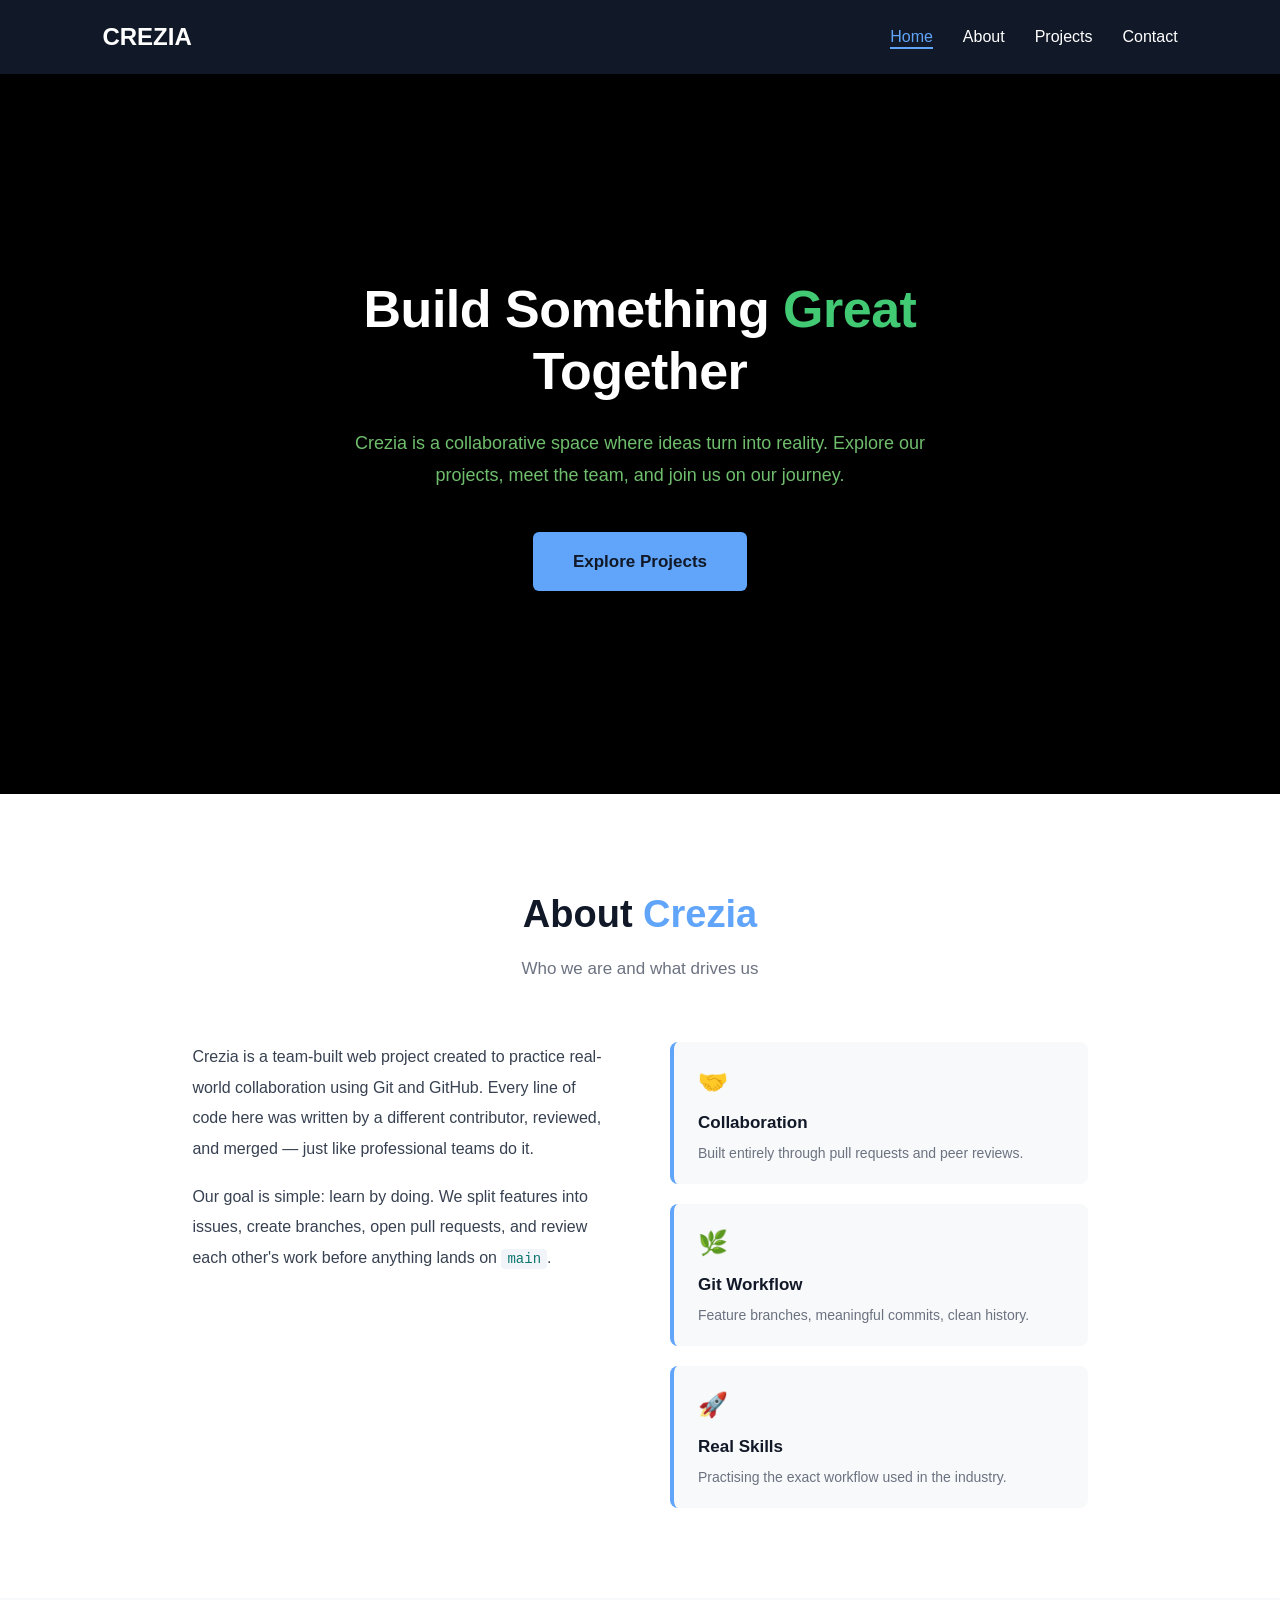
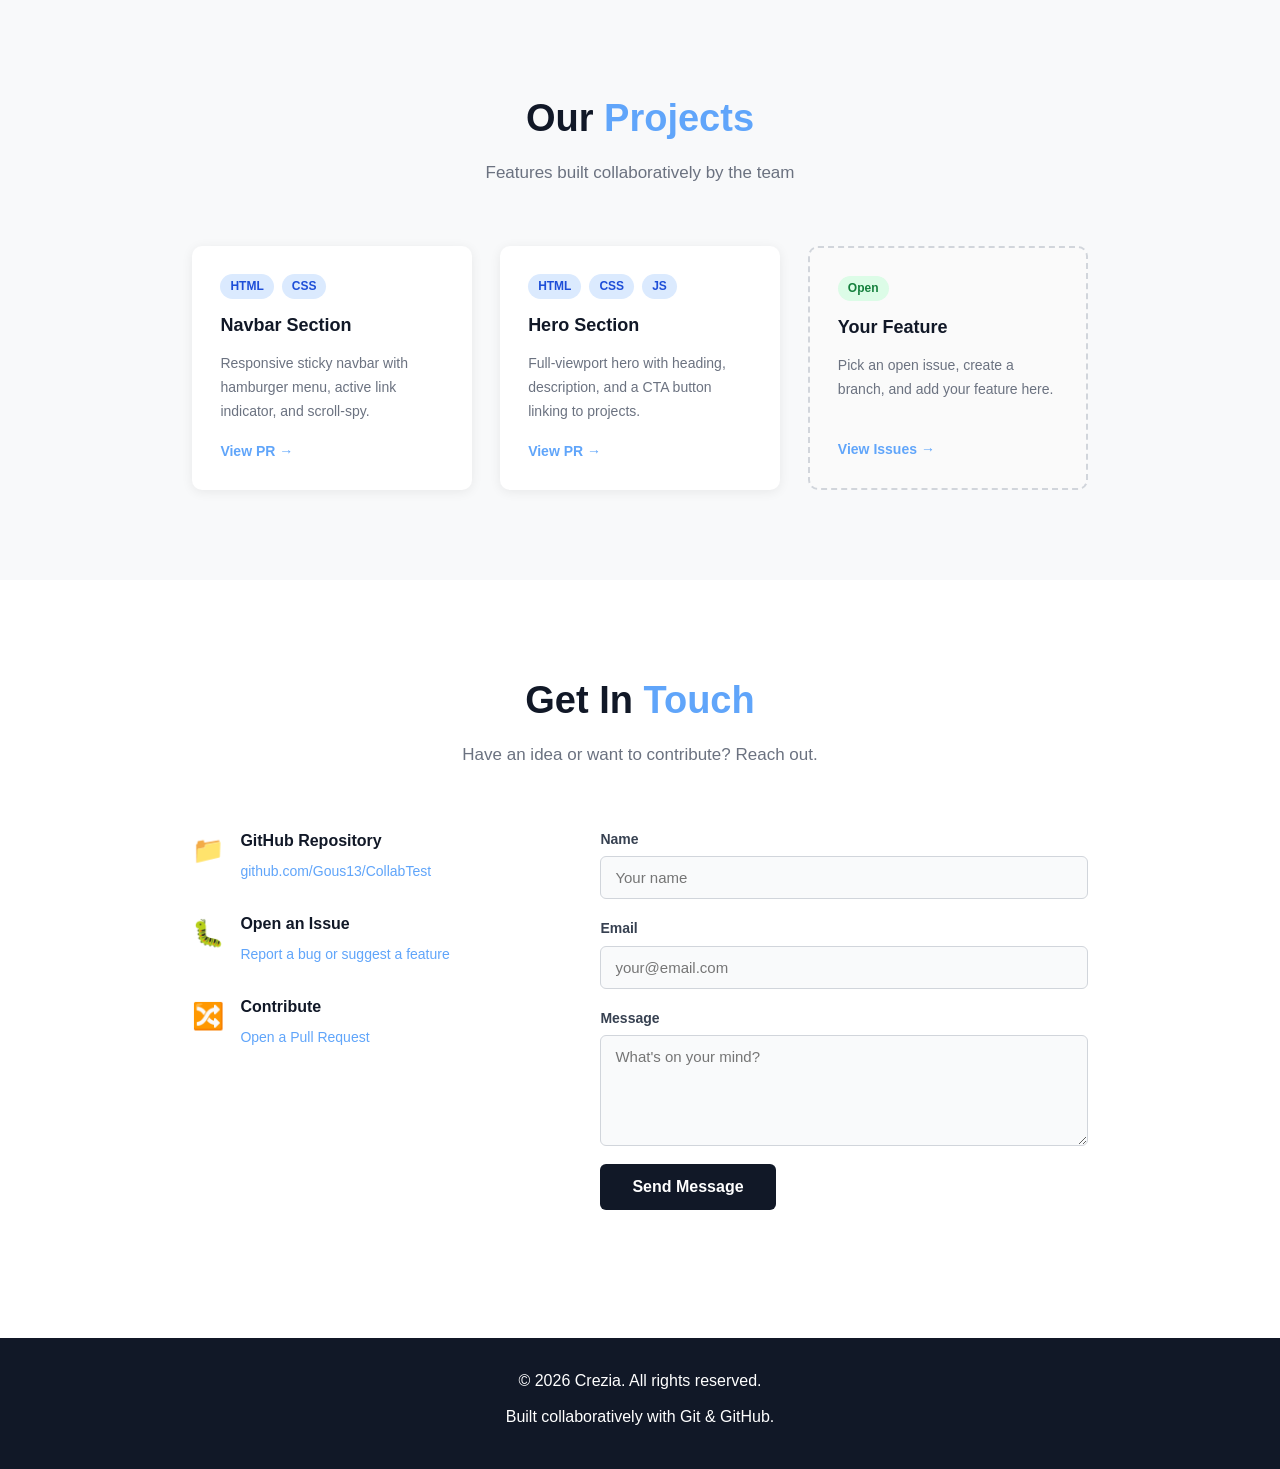
<file: index.html>
<!DOCTYPE html>
<html lang="en">
<head>
    <meta charset="UTF-8">
    <meta name="viewport" content="width=device-width, initial-scale=1.0">
    <title>Crezia | Home</title>
    <link rel="stylesheet" href="style.css">
</head>
<body>

    <header id="navbar">

        <a href="index.html" class="logo">CREZIA</a>

        <nav>
            <ul class="nav-links" id="nav-links">
                <li><a href="#home" class="nav-link active">Home</a></li>
                <li><a href="#about" class="nav-link">About</a></li>
                <li><a href="#projects" class="nav-link">Projects</a></li>
                <li><a href="#contact" class="nav-link">Contact</a></li>
            </ul>
        </nav>

        <!-- Hamburger button (mobile only) -->
        <button class="hamburger" id="hamburger-btn" aria-label="Toggle navigation menu" aria-expanded="false" aria-controls="nav-links">
            <span class="hamburger-line"></span>
            <span class="hamburger-line"></span>
            <span class="hamburger-line"></span>
        </button>

    </header>

    <main id="main-content">

        <!-- ==================== HOME / HERO ==================== -->
        <section id="home" class="hero">
            <div class="hero-content">
                <h1 class="hero-heading">Build Something <span class="hero-accent">Great</span> Together</h1>
                <p class="hero-description">
                    Crezia is a collaborative space where ideas turn into reality.
                    Explore our projects, meet the team, and join us on our journey.
                </p>
                <a href="#projects" class="hero-cta" id="hero-cta-btn">Explore Projects</a>
            </div>
        </section>

        <!-- ==================== ABOUT ==================== -->
        <section id="about" class="about-section">
            <div class="section-container">

                <div class="section-header">
                    <h2 class="section-title">About <span class="accent">Crezia</span></h2>
                    <p class="section-subtitle">Who we are and what drives us</p>
                </div>

                <div class="about-grid">
                    <div class="about-text">
                        <p>
                            Crezia is a team-built web project created to practice real-world
                            collaboration using Git and GitHub. Every line of code here was
                            written by a different contributor, reviewed, and merged — just like
                            professional teams do it.
                        </p>
                        <p>
                            Our goal is simple: learn by doing. We split features into issues,
                            create branches, open pull requests, and review each other's work
                            before anything lands on <code>main</code>.
                        </p>
                    </div>

                    <div class="about-cards">
                        <div class="about-card">
                            <span class="about-card-icon">🤝</span>
                            <h3>Collaboration</h3>
                            <p>Built entirely through pull requests and peer reviews.</p>
                        </div>
                        <div class="about-card">
                            <span class="about-card-icon">🌿</span>
                            <h3>Git Workflow</h3>
                            <p>Feature branches, meaningful commits, clean history.</p>
                        </div>
                        <div class="about-card">
                            <span class="about-card-icon">🚀</span>
                            <h3>Real Skills</h3>
                            <p>Practising the exact workflow used in the industry.</p>
                        </div>
                    </div>
                </div>

            </div>
        </section>

        <!-- ==================== PROJECTS ==================== -->
        <section id="projects" class="projects-section">
            <div class="section-container">

                <div class="section-header">
                    <h2 class="section-title">Our <span class="accent">Projects</span></h2>
                    <p class="section-subtitle">Features built collaboratively by the team</p>
                </div>

                <div class="projects-grid">

                    <div class="project-card">
                        <div class="project-card-top">
                            <span class="project-tag">HTML</span>
                            <span class="project-tag">CSS</span>
                        </div>
                        <h3>Navbar Section</h3>
                        <p>Responsive sticky navbar with hamburger menu, active link indicator, and scroll-spy.</p>
                        <a href="https://github.com/Gous13/CollabTest/pull/4" target="_blank" rel="noopener" class="project-link">View PR →</a>
                    </div>

                    <div class="project-card">
                        <div class="project-card-top">
                            <span class="project-tag">HTML</span>
                            <span class="project-tag">CSS</span>
                            <span class="project-tag">JS</span>
                        </div>
                        <h3>Hero Section</h3>
                        <p>Full-viewport hero with heading, description, and a CTA button linking to projects.</p>
                        <a href="https://github.com/Gous13/CollabTest/pull/3" target="_blank" rel="noopener" class="project-link">View PR →</a>
                    </div>

                    <div class="project-card project-card--placeholder">
                        <div class="project-card-top">
                            <span class="project-tag project-tag--open">Open</span>
                        </div>
                        <h3>Your Feature</h3>
                        <p>Pick an open issue, create a branch, and add your feature here.</p>
                        <a href="https://github.com/Gous13/CollabTest/issues" target="_blank" rel="noopener" class="project-link">View Issues →</a>
                    </div>

                </div>

            </div>
        </section>

        <!-- ==================== CONTACT ==================== -->
        <section id="contact" class="contact-section">
            <div class="section-container">

                <div class="section-header">
                    <h2 class="section-title">Get In <span class="accent">Touch</span></h2>
                    <p class="section-subtitle">Have an idea or want to contribute? Reach out.</p>
                </div>

                <div class="contact-grid">

                    <div class="contact-info">
                        <div class="contact-item">
                            <span class="contact-icon">📁</span>
                            <div>
                                <h3>GitHub Repository</h3>
                                <a href="https://github.com/Gous13/CollabTest" target="_blank" rel="noopener">github.com/Gous13/CollabTest</a>
                            </div>
                        </div>
                        <div class="contact-item">
                            <span class="contact-icon">🐛</span>
                            <div>
                                <h3>Open an Issue</h3>
                                <a href="https://github.com/Gous13/CollabTest/issues/new" target="_blank" rel="noopener">Report a bug or suggest a feature</a>
                            </div>
                        </div>
                        <div class="contact-item">
                            <span class="contact-icon">🔀</span>
                            <div>
                                <h3>Contribute</h3>
                                <a href="https://github.com/Gous13/CollabTest/pulls" target="_blank" rel="noopener">Open a Pull Request</a>
                            </div>
                        </div>
                    </div>

                    <form class="contact-form" id="contact-form" novalidate>
                        <div class="form-group">
                            <label for="contact-name">Name</label>
                            <input type="text" id="contact-name" name="name" placeholder="Your name" required />
                        </div>
                        <div class="form-group">
                            <label for="contact-email">Email</label>
                            <input type="email" id="contact-email" name="email" placeholder="your@email.com" required />
                        </div>
                        <div class="form-group">
                            <label for="contact-message">Message</label>
                            <textarea id="contact-message" name="message" rows="5" placeholder="What's on your mind?" required></textarea>
                        </div>
                        <button type="submit" class="contact-submit">Send Message</button>
                        <p class="form-feedback" id="form-feedback" aria-live="polite"></p>
                    </form>

                </div>

            </div>
        </section>

    </main>

    <footer id="footer">
        <p>© 2026 Crezia. All rights reserved.</p>
        <p>Built collaboratively with Git &amp; GitHub.</p>
    </footer>

    <script src="script.js" data-page="home"></script>
</body>
</html>
</file>
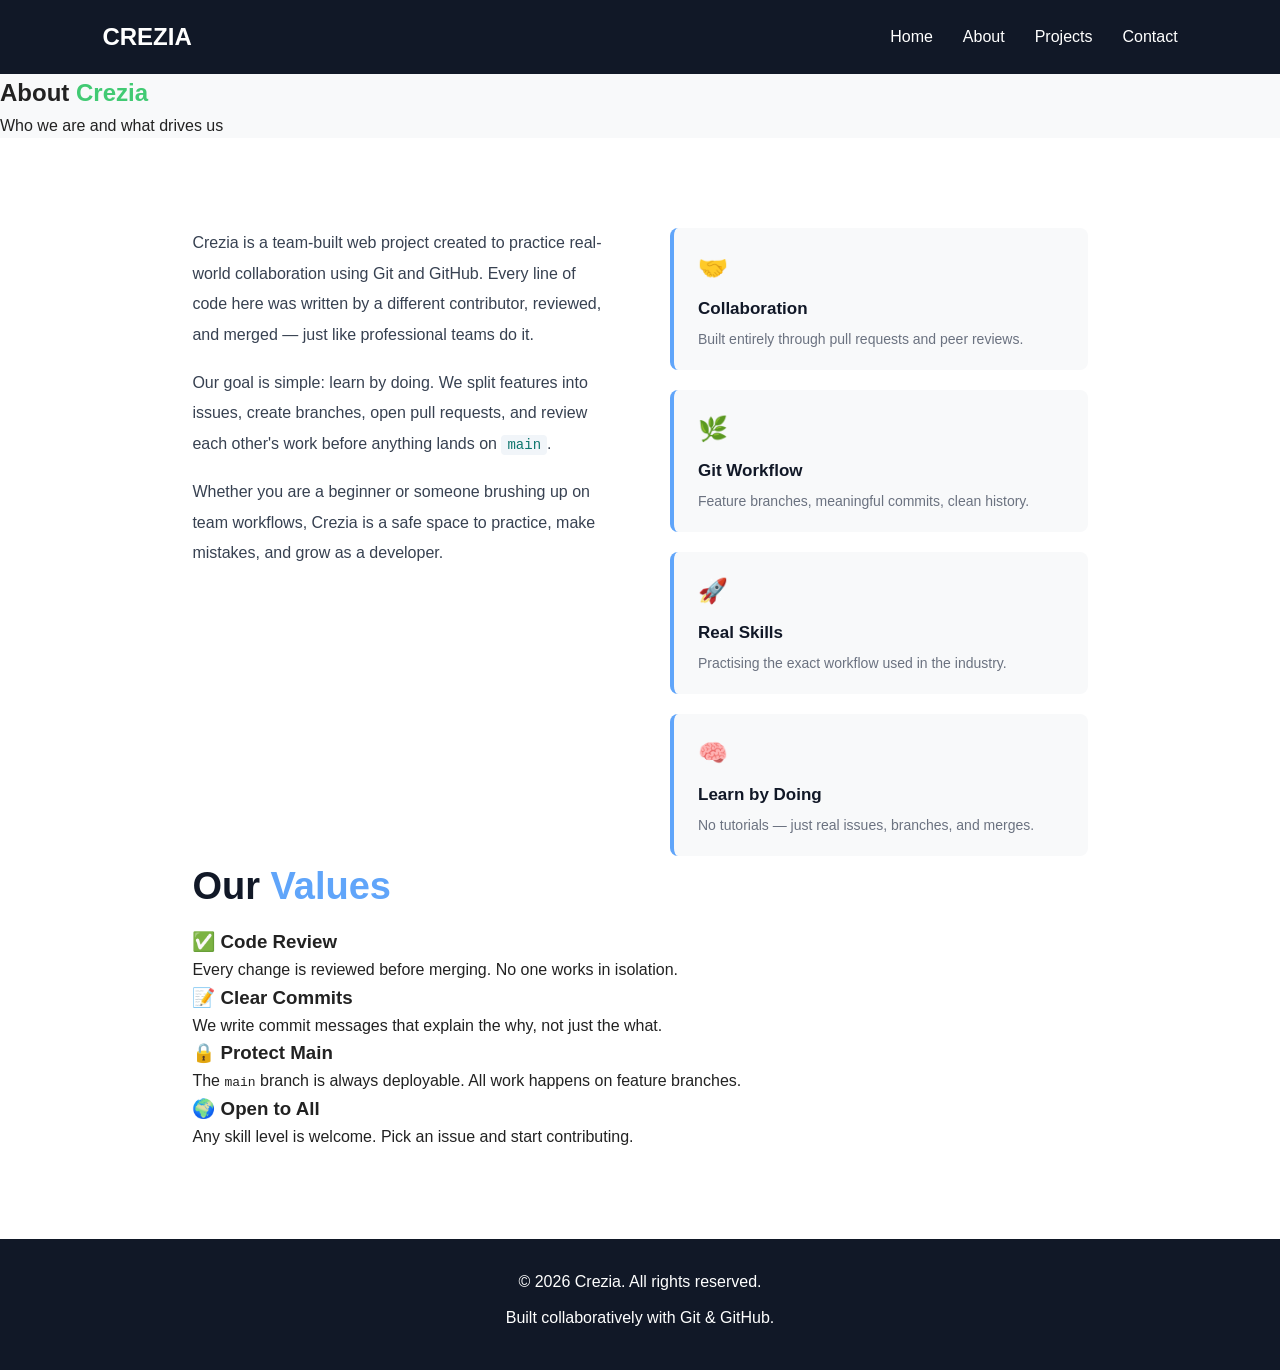
<file: about.html>
<!DOCTYPE html>
<html lang="en">
<head>
    <meta charset="UTF-8">
    <meta name="viewport" content="width=device-width, initial-scale=1.0">
    <title>Crezia | About</title>
    <link rel="stylesheet" href="style.css">
</head>
<body>

    <header id="navbar">

        <a href="index.html" class="logo">CREZIA</a>

        <nav>
            <ul class="nav-links" id="nav-links">
                <li><a href="index.html"    class="nav-link" data-page="home">Home</a></li>
                <li><a href="about.html"    class="nav-link" data-page="about">About</a></li>
                <li><a href="projects.html" class="nav-link" data-page="projects">Projects</a></li>
                <li><a href="contact.html"  class="nav-link" data-page="contact">Contact</a></li>
            </ul>
        </nav>

        <button class="hamburger" id="hamburger-btn"
                aria-label="Toggle navigation menu"
                aria-expanded="false"
                aria-controls="nav-links">
            <span class="hamburger-line"></span>
            <span class="hamburger-line"></span>
            <span class="hamburger-line"></span>
        </button>

    </header>

    <main id="main-content">

        <!-- Page Banner -->
        <section class="page-banner">
            <div class="page-banner-content">
                <h1>About <span class="hero-accent">Crezia</span></h1>
                <p>Who we are and what drives us</p>
            </div>
        </section>

        <!-- About Content -->
        <section class="about-section">
            <div class="section-container">

                <div class="about-grid">

                    <div class="about-text">
                        <p>
                            Crezia is a team-built web project created to practice real-world
                            collaboration using Git and GitHub. Every line of code here was
                            written by a different contributor, reviewed, and merged — just like
                            professional teams do it.
                        </p>
                        <p>
                            Our goal is simple: learn by doing. We split features into issues,
                            create branches, open pull requests, and review each other's work
                            before anything lands on <code>main</code>.
                        </p>
                        <p>
                            Whether you are a beginner or someone brushing up on team workflows,
                            Crezia is a safe space to practice, make mistakes, and grow as a
                            developer.
                        </p>
                    </div>

                    <div class="about-cards">
                        <div class="about-card">
                            <span class="about-card-icon">🤝</span>
                            <h3>Collaboration</h3>
                            <p>Built entirely through pull requests and peer reviews.</p>
                        </div>
                        <div class="about-card">
                            <span class="about-card-icon">🌿</span>
                            <h3>Git Workflow</h3>
                            <p>Feature branches, meaningful commits, clean history.</p>
                        </div>
                        <div class="about-card">
                            <span class="about-card-icon">🚀</span>
                            <h3>Real Skills</h3>
                            <p>Practising the exact workflow used in the industry.</p>
                        </div>
                        <div class="about-card">
                            <span class="about-card-icon">🧠</span>
                            <h3>Learn by Doing</h3>
                            <p>No tutorials — just real issues, branches, and merges.</p>
                        </div>
                    </div>

                </div>

                <!-- Team Values -->
                <div class="values-section">
                    <h2 class="section-title">Our <span class="accent">Values</span></h2>
                    <div class="values-grid">
                        <div class="value-item">
                            <h3>✅ Code Review</h3>
                            <p>Every change is reviewed before merging. No one works in isolation.</p>
                        </div>
                        <div class="value-item">
                            <h3>📝 Clear Commits</h3>
                            <p>We write commit messages that explain the why, not just the what.</p>
                        </div>
                        <div class="value-item">
                            <h3>🔒 Protect Main</h3>
                            <p>The <code>main</code> branch is always deployable. All work happens on feature branches.</p>
                        </div>
                        <div class="value-item">
                            <h3>🌍 Open to All</h3>
                            <p>Any skill level is welcome. Pick an issue and start contributing.</p>
                        </div>
                    </div>
                </div>

            </div>
        </section>

    </main>

    <footer id="footer">
        <p>© 2026 Crezia. All rights reserved.</p>
        <p>Built collaboratively with Git &amp; GitHub.</p>
    </footer>

    <script src="script.js" data-page="about"></script>
</body>
</html>
</file>
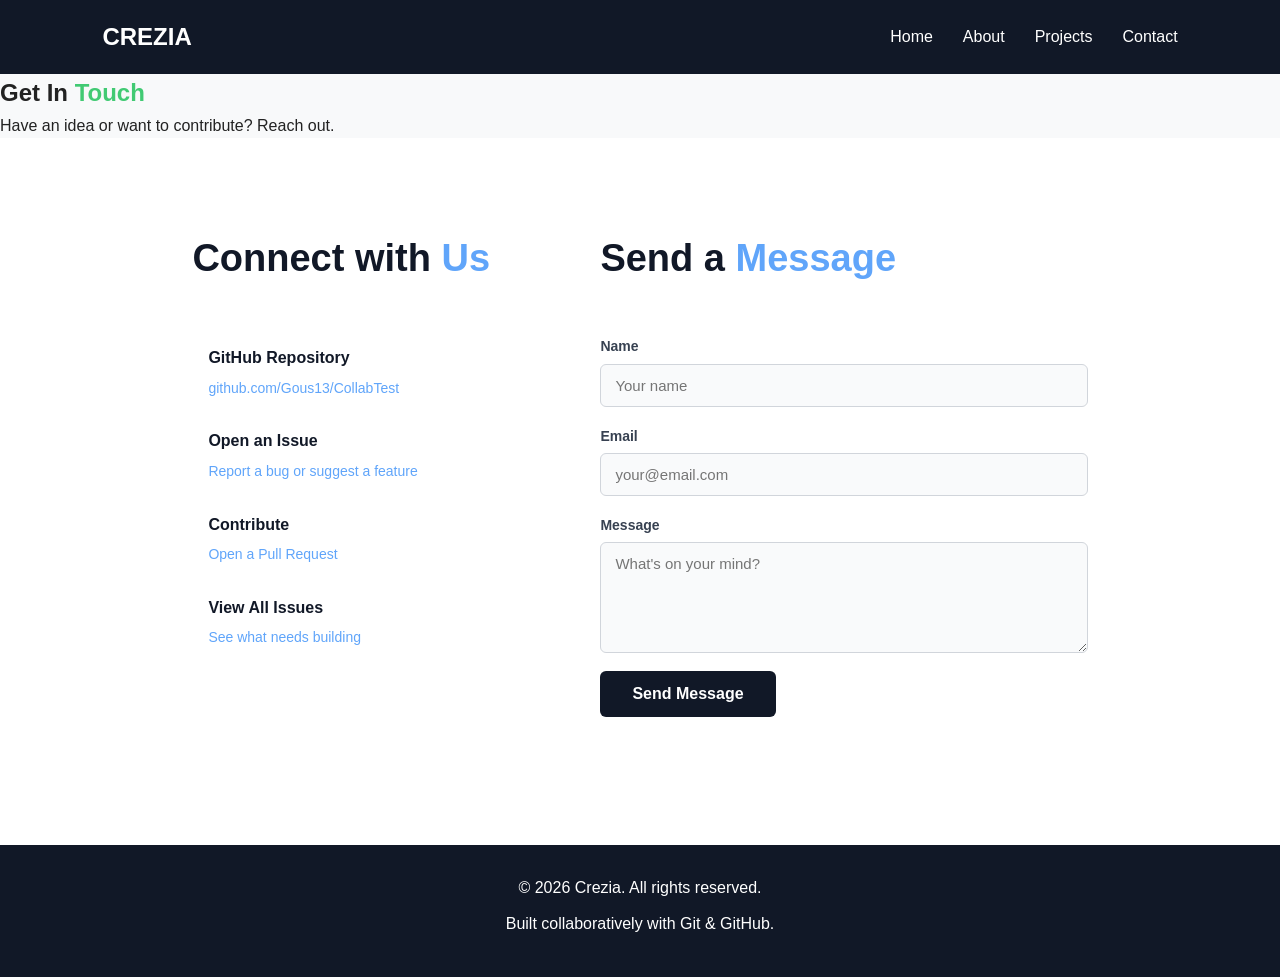
<file: contact.html>
<!DOCTYPE html>
<html lang="en">
<head>
    <meta charset="UTF-8">
    <meta name="viewport" content="width=device-width, initial-scale=1.0">
    <title>Crezia | Contact</title>
    <link rel="stylesheet" href="style.css">
</head>
<body>

    <header id="navbar">

        <a href="index.html" class="logo">CREZIA</a>

        <nav>
            <ul class="nav-links" id="nav-links">
                <li><a href="index.html"    class="nav-link" data-page="home">Home</a></li>
                <li><a href="about.html"    class="nav-link" data-page="about">About</a></li>
                <li><a href="projects.html" class="nav-link" data-page="projects">Projects</a></li>
                <li><a href="contact.html"  class="nav-link" data-page="contact">Contact</a></li>
            </ul>
        </nav>

        <button class="hamburger" id="hamburger-btn"
                aria-label="Toggle navigation menu"
                aria-expanded="false"
                aria-controls="nav-links">
            <span class="hamburger-line"></span>
            <span class="hamburger-line"></span>
            <span class="hamburger-line"></span>
        </button>

    </header>

    <main id="main-content">

        <!-- Page Banner -->
        <section class="page-banner">
            <div class="page-banner-content">
                <h1>Get In <span class="hero-accent">Touch</span></h1>
                <p>Have an idea or want to contribute? Reach out.</p>
            </div>
        </section>

        <!-- Contact Content -->
        <section class="contact-section">
            <div class="section-container">

                <div class="contact-grid">

                    <div class="contact-info">
                        <h2 class="section-title" style="text-align:left; margin-bottom: 28px;">
                            Connect with <span class="accent">Us</span>
                        </h2>
                        <div class="contact-item">
                            <span class="contact-icon"></span>
                            <div>
                                <h3>GitHub Repository</h3>
                                <a href="https://github.com/Gous13/CollabTest"
                                   target="_blank" rel="noopener">
                                    github.com/Gous13/CollabTest
                                </a>
                            </div>
                        </div>
                        <div class="contact-item">
                            <span class="contact-icon"></span>
                            <div>
                                <h3>Open an Issue</h3>
                                <a href="https://github.com/Gous13/CollabTest/issues/new"
                                   target="_blank" rel="noopener">
                                    Report a bug or suggest a feature
                                </a>
                            </div>
                        </div>
                        <div class="contact-item">
                            <span class="contact-icon"></span>
                            <div>
                                <h3>Contribute</h3>
                                <a href="https://github.com/Gous13/CollabTest/pulls"
                                   target="_blank" rel="noopener">
                                    Open a Pull Request
                                </a>
                            </div>
                        </div>
                        <div class="contact-item">
                            <span class="contact-icon"></span>
                            <div>
                                <h3>View All Issues</h3>
                                <a href="https://github.com/Gous13/CollabTest/issues"
                                   target="_blank" rel="noopener">
                                    See what needs building
                                </a>
                            </div>
                        </div>
                    </div>

                    <form class="contact-form" id="contact-form" novalidate>
                        <h2 class="section-title" style="text-align:left; margin-bottom: 28px;">
                            Send a <span class="accent">Message</span>
                        </h2>
                        <div class="form-group">
                            <label for="contact-name">Name</label>
                            <input type="text" id="contact-name" name="name"
                                   placeholder="Your name" required />
                        </div>
                        <div class="form-group">
                            <label for="contact-email">Email</label>
                            <input type="email" id="contact-email" name="email"
                                   placeholder="your@email.com" required />
                        </div>
                        <div class="form-group">
                            <label for="contact-message">Message</label>
                            <textarea id="contact-message" name="message"
                                      rows="5" placeholder="What's on your mind?"
                                      required></textarea>
                        </div>
                        <button type="submit" class="contact-submit">Send Message</button>
                        <p class="form-feedback" id="form-feedback" aria-live="polite"></p>
                    </form>

                </div>

            </div>
        </section>

    </main>

    <footer id="footer">
        <p>© 2026 Crezia. All rights reserved.</p>
        <p>Built collaboratively with Git &amp; GitHub.</p>
    </footer>

    <script src="script.js" data-page="contact"></script>
</body>
</html>
</file>
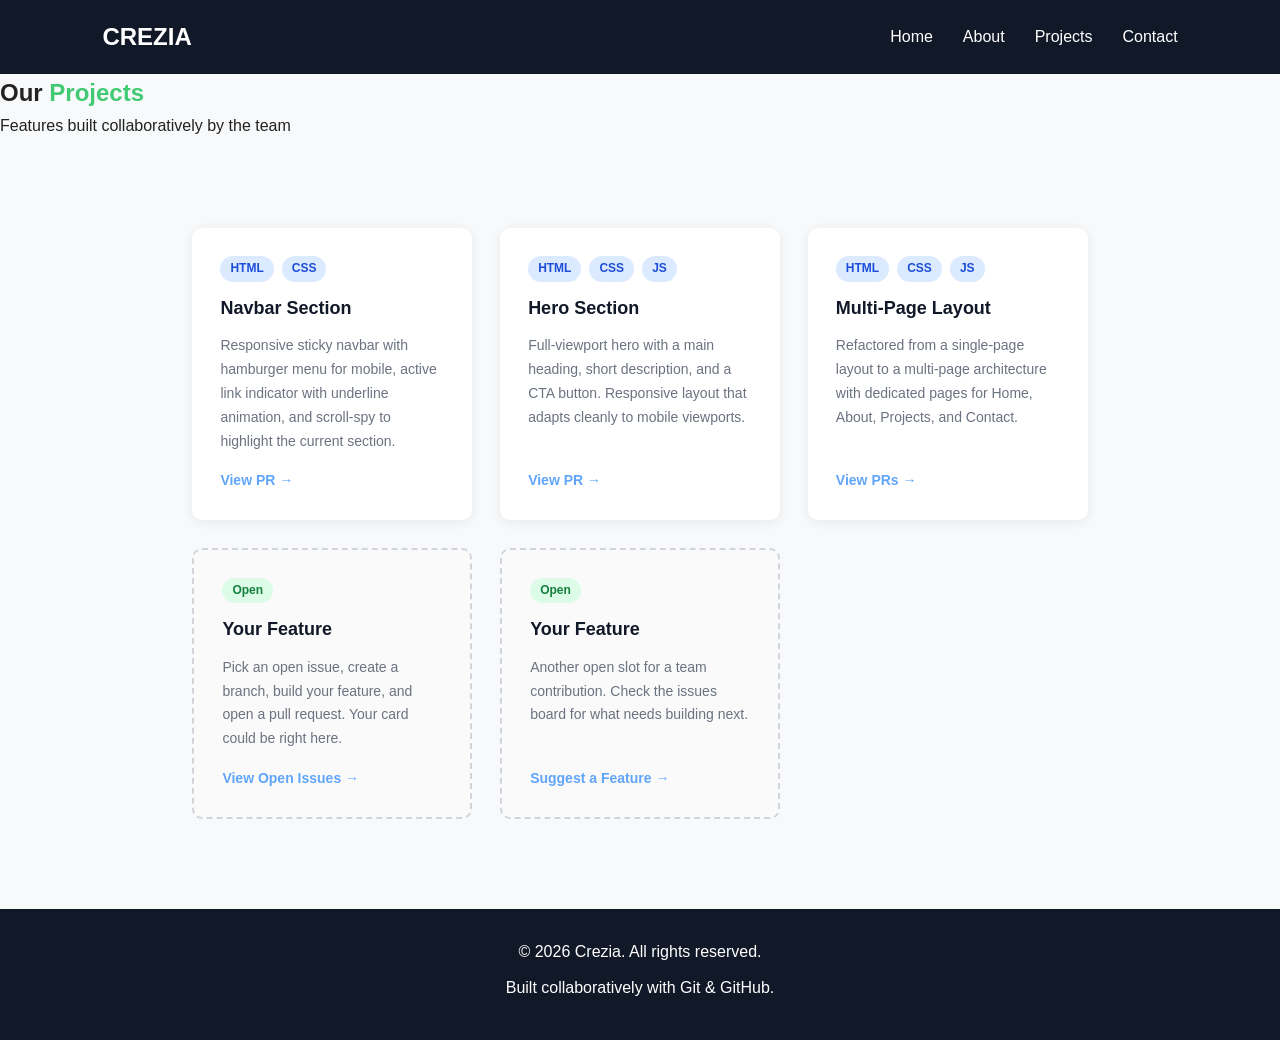
<file: projects.html>
<!DOCTYPE html>
<html lang="en">
<head>
    <meta charset="UTF-8">
    <meta name="viewport" content="width=device-width, initial-scale=1.0">
    <title>Crezia | Projects</title>
    <link rel="stylesheet" href="style.css">
</head>
<body>

    <header id="navbar">

        <a href="index.html" class="logo">CREZIA</a>

        <nav>
            <ul class="nav-links" id="nav-links">
                <li><a href="index.html"    class="nav-link" data-page="home">Home</a></li>
                <li><a href="about.html"    class="nav-link" data-page="about">About</a></li>
                <li><a href="projects.html" class="nav-link" data-page="projects">Projects</a></li>
                <li><a href="contact.html"  class="nav-link" data-page="contact">Contact</a></li>
            </ul>
        </nav>

        <button class="hamburger" id="hamburger-btn"
                aria-label="Toggle navigation menu"
                aria-expanded="false"
                aria-controls="nav-links">
            <span class="hamburger-line"></span>
            <span class="hamburger-line"></span>
            <span class="hamburger-line"></span>
        </button>

    </header>

    <main id="main-content">

        <!-- Page Banner -->
        <section class="page-banner">
            <div class="page-banner-content">
                <h1>Our <span class="hero-accent">Projects</span></h1>
                <p>Features built collaboratively by the team</p>
            </div>
        </section>

        <!-- Projects Content -->
        <section class="projects-section">
            <div class="section-container">

                <div class="projects-grid">

                    <div class="project-card">
                        <div class="project-card-top">
                            <span class="project-tag">HTML</span>
                            <span class="project-tag">CSS</span>
                        </div>
                        <h3>Navbar Section</h3>
                        <p>
                            Responsive sticky navbar with hamburger menu for mobile,
                            active link indicator with underline animation, and
                            scroll-spy to highlight the current section.
                        </p>
                        <a href="https://github.com/Gous13/CollabTest/pull/4"
                           target="_blank" rel="noopener" class="project-link">View PR →</a>
                    </div>

                    <div class="project-card">
                        <div class="project-card-top">
                            <span class="project-tag">HTML</span>
                            <span class="project-tag">CSS</span>
                            <span class="project-tag">JS</span>
                        </div>
                        <h3>Hero Section</h3>
                        <p>
                            Full-viewport hero with a main heading, short description,
                            and a CTA button. Responsive layout that adapts cleanly
                            to mobile viewports.
                        </p>
                        <a href="https://github.com/Gous13/CollabTest/pull/3"
                           target="_blank" rel="noopener" class="project-link">View PR →</a>
                    </div>

                    <div class="project-card">
                        <div class="project-card-top">
                            <span class="project-tag">HTML</span>
                            <span class="project-tag">CSS</span>
                            <span class="project-tag">JS</span>
                        </div>
                        <h3>Multi-Page Layout</h3>
                        <p>
                            Refactored from a single-page layout to a multi-page
                            architecture with dedicated pages for Home, About,
                            Projects, and Contact.
                        </p>
                        <a href="https://github.com/Gous13/CollabTest/pulls"
                           target="_blank" rel="noopener" class="project-link">View PRs →</a>
                    </div>

                    <div class="project-card project-card--placeholder">
                        <div class="project-card-top">
                            <span class="project-tag project-tag--open">Open</span>
                        </div>
                        <h3>Your Feature</h3>
                        <p>
                            Pick an open issue, create a branch, build your feature,
                            and open a pull request. Your card could be right here.
                        </p>
                        <a href="https://github.com/Gous13/CollabTest/issues"
                           target="_blank" rel="noopener" class="project-link">View Open Issues →</a>
                    </div>

                    <div class="project-card project-card--placeholder">
                        <div class="project-card-top">
                            <span class="project-tag project-tag--open">Open</span>
                        </div>
                        <h3>Your Feature</h3>
                        <p>
                            Another open slot for a team contribution. Check the
                            issues board for what needs building next.
                        </p>
                        <a href="https://github.com/Gous13/CollabTest/issues/new"
                           target="_blank" rel="noopener" class="project-link">Suggest a Feature →</a>
                    </div>

                </div>

            </div>
        </section>

    </main>

    <footer id="footer">
        <p>© 2026 Crezia. All rights reserved.</p>
        <p>Built collaboratively with Git &amp; GitHub.</p>
    </footer>

    <script src="script.js" data-page="projects"></script>
</body>
</html>
</file>
<file: style.css>
/* =========================
   RESET
========================= */

* {
    margin: 0;
    padding: 0;
    box-sizing: border-box;
}

html {
    scroll-behavior: smooth;
}

body {
    font-family: Arial, sans-serif;
    background: #f8f9fa;
    color: #222;
    line-height: 1.6;
}


/* =========================
   NAVBAR
========================= */

#navbar {
    width: 100%;
    background: #111827;
    padding: 18px 8%;
    display: flex;
    align-items: center;
    justify-content: space-between;
    position: sticky;
    top: 0;
    z-index: 1000;
}

.logo {
    color: white;
    font-size: 24px;
    font-weight: bold;
    text-decoration: none;
}

.nav-links {
    display: flex;
    gap: 30px;
    list-style: none;
}

.nav-links a {
    color: white;
    text-decoration: none;
    font-size: 16px;
    transition: color 0.3s;
    position: relative;
    padding-bottom: 4px;
}

.nav-links a::after {
    content: '';
    position: absolute;
    bottom: 0;
    left: 0;
    width: 0;
    height: 2px;
    background: #60a5fa;
    transition: width 0.3s ease;
}

.nav-links a:hover {
    color: #60a5fa;
}

.nav-links a:hover::after,
.nav-links a.active::after {
    width: 100%;
}

.nav-links a.active {
    color: #60a5fa;
}


/* =========================
   HAMBURGER BUTTON
========================= */

.hamburger {
    display: none;
    flex-direction: column;
    justify-content: space-between;
    width: 26px;
    height: 20px;
    background: none;
    border: none;
    cursor: pointer;
    padding: 0;
}

.hamburger-line {
    display: block;
    width: 100%;
    height: 2px;
    background: white;
    border-radius: 2px;
    transition: transform 0.3s ease, opacity 0.3s ease;
}

/* Animate hamburger → X when open */
.hamburger.open .hamburger-line:nth-child(1) {
    transform: translateY(9px) rotate(45deg);
}

.hamburger.open .hamburger-line:nth-child(2) {
    opacity: 0;
}

.hamburger.open .hamburger-line:nth-child(3) {
    transform: translateY(-9px) rotate(-45deg);
}


/* =========================
   MAIN
========================= */

#main-content {
    min-height: 70vh;
}


/* =========================
   HERO SECTION
========================= */

.hero {
    background: black;
    color: white;
    padding: 100px 8%;
    display: flex;
    align-items: center;
    justify-content: center;
    text-align: center;
    min-height: 80vh;
}

.hero-content {
    max-width: 760px;
}

.hero-heading {
    font-size: 52px;
    font-weight: bold;
    line-height: 1.2;
    margin-bottom: 24px;
    letter-spacing: -0.5px;
}

.hero-accent {
    color: #41ca73;
}

.hero-description {
    font-size: 18px;
    color: #6fbe6d;
    line-height: 1.8;
    margin-bottom: 40px;
    max-width: 580px;
    margin-left: auto;
    margin-right: auto;
}

.hero-cta {
    display: inline-block;
    background: #60a5fa;
    color: #111827;
    text-decoration: none;
    font-size: 17px;
    font-weight: bold;
    padding: 16px 40px;
    border-radius: 6px;
    transition: background 0.3s, transform 0.2s;
}

.hero-cta:hover {
    background: #3b82f6;
    color: white;
    transform: translateY(-2px);
}

.hero-cta:active {
    transform: translateY(0);
}


/* =========================
   SHARED SECTION UTILITIES
========================= */

.section-container {
    max-width: 1100px;
    margin: 0 auto;
    padding: 90px 8%;
}

.section-header {
    text-align: center;
    margin-bottom: 60px;
}

.section-title {
    font-size: 38px;
    font-weight: bold;
    color: #111827;
    margin-bottom: 10px;
}

.accent {
    color: #60a5fa;
}

.section-subtitle {
    font-size: 17px;
    color: #6b7280;
}


/* =========================

.page-banner {
    background: linear-gradient(135deg, #111827 0%, #1e3a5f 100%);
    color: white;
    padding: 70px 8%;
    text-align: center;
}

.page-banner-content h1 {
    font-size: 42px;
    font-weight: bold;
    margin-bottom: 12px;
    line-height: 1.2;
}

.page-banner-content p {
    font-size: 17px;
    color: #d1d5db;
}


/* =========================
   ABOUT SECTION
========================= */

.about-section {
    background: #ffffff;
}

.about-grid {
    display: grid;
    grid-template-columns: 1fr 1fr;
    gap: 60px;
    align-items: start;
}

.about-text p {
    font-size: 16px;
    color: #374151;
    line-height: 1.9;
    margin-bottom: 18px;
}

.about-text code {
    background: #f1f5f9;
    color: #0f766e;
    padding: 2px 6px;
    border-radius: 4px;
    font-size: 14px;
}

.about-cards {
    display: flex;
    flex-direction: column;
    gap: 20px;
}

.about-card {
    background: #f8f9fa;
    border-left: 4px solid #60a5fa;
    border-radius: 8px;
    padding: 20px 24px;
}

.about-card-icon {
    font-size: 24px;
    display: block;
    margin-bottom: 8px;
}

.about-card h3 {
    font-size: 17px;
    font-weight: bold;
    color: #111827;
    margin-bottom: 6px;
}

.about-card p {
    font-size: 14px;
    color: #6b7280;
    line-height: 1.6;
}


/* =========================
   PROJECTS SECTION
========================= */

.projects-section {
    background: #f8f9fa;
}

.projects-grid {
    display: grid;
    grid-template-columns: repeat(3, 1fr);
    gap: 28px;
}

.project-card {
    background: #ffffff;
    border-radius: 10px;
    padding: 28px;
    box-shadow: 0 2px 12px rgba(0, 0, 0, 0.07);
    display: flex;
    flex-direction: column;
    gap: 12px;
    transition: transform 0.2s, box-shadow 0.2s;
}

.project-card:hover {
    transform: translateY(-4px);
    box-shadow: 0 8px 24px rgba(0, 0, 0, 0.12);
}

.project-card--placeholder {
    border: 2px dashed #d1d5db;
    box-shadow: none;
    background: #fafafa;
}

.project-card--placeholder:hover {
    border-color: #60a5fa;
    box-shadow: none;
}

.project-card-top {
    display: flex;
    gap: 8px;
    flex-wrap: wrap;
}

.project-tag {
    background: #dbeafe;
    color: #1d4ed8;
    font-size: 12px;
    font-weight: bold;
    padding: 3px 10px;
    border-radius: 20px;
}

.project-tag--open {
    background: #dcfce7;
    color: #15803d;
}

.project-card h3 {
    font-size: 18px;
    font-weight: bold;
    color: #111827;
}

.project-card p {
    font-size: 14px;
    color: #6b7280;
    line-height: 1.7;
    flex: 1;
}

.project-link {
    display: inline-block;
    color: #60a5fa;
    text-decoration: none;
    font-size: 14px;
    font-weight: bold;
    transition: color 0.2s;
    margin-top: 4px;
}

.project-link:hover {
    color: #3b82f6;
    text-decoration: underline;
}


/* =========================
   CONTACT SECTION
========================= */

.contact-section {
    background: #ffffff;
}

.contact-grid {
    display: grid;
    grid-template-columns: 1fr 1.4fr;
    gap: 60px;
    align-items: start;
}

.contact-info {
    display: flex;
    flex-direction: column;
    gap: 28px;
}

.contact-item {
    display: flex;
    align-items: flex-start;
    gap: 16px;
}

.contact-icon {
    font-size: 26px;
    flex-shrink: 0;
    margin-top: 2px;
}

.contact-item h3 {
    font-size: 16px;
    font-weight: bold;
    color: #111827;
    margin-bottom: 4px;
}

.contact-item a {
    font-size: 14px;
    color: #60a5fa;
    text-decoration: none;
    word-break: break-all;
    transition: color 0.2s;
}

.contact-item a:hover {
    color: #3b82f6;
    text-decoration: underline;
}

/* Contact form */
.contact-form {
    display: flex;
    flex-direction: column;
    gap: 18px;
}

.form-group {
    display: flex;
    flex-direction: column;
    gap: 6px;
}

.form-group label {
    font-size: 14px;
    font-weight: bold;
    color: #374151;
}

.form-group input,
.form-group textarea {
    width: 100%;
    padding: 12px 14px;
    border: 1.5px solid #d1d5db;
    border-radius: 6px;
    font-family: inherit;
    font-size: 15px;
    color: #111827;
    background: #f9fafb;
    transition: border-color 0.2s, box-shadow 0.2s;
    resize: vertical;
}

.form-group input:focus,
.form-group textarea:focus {
    outline: none;
    border-color: #60a5fa;
    box-shadow: 0 0 0 3px rgba(96, 165, 250, 0.15);
    background: #ffffff;
}

.contact-submit {
    background: #111827;
    color: white;
    border: none;
    padding: 14px 32px;
    font-size: 16px;
    font-weight: bold;
    border-radius: 6px;
    cursor: pointer;
    transition: background 0.3s, transform 0.2s;
    align-self: flex-start;
}

.contact-submit:hover {
    background: #1d4ed8;
    transform: translateY(-2px);
}

.contact-submit:active {
    transform: translateY(0);
}

.form-feedback {
    font-size: 14px;
    min-height: 20px;
}

.form-feedback.success {
    color: #15803d;
}

.form-feedback.error {
    color: #dc2626;
}


/* =========================
   FOOTER
========================= */

#footer {
    background: #111827;
    color: white;
    text-align: center;
    padding: 30px 20px;
}

#footer p {
    margin-bottom: 10px;
}


/* =========================
   RESPONSIVE
========================= */

@media (max-width: 768px) {

    #navbar {
        padding: 15px 5%;
        flex-wrap: wrap;
        position: relative;
    }

    /* Show hamburger, hide nav by default on mobile */
    .hamburger {
        display: flex;
    }

    nav {
        width: 100%;
        max-height: 0;
        overflow: hidden;
        transition: max-height 0.35s ease;
    }

    nav.nav-open {
        max-height: 300px;
    }

    .nav-links {
        flex-direction: column;
        gap: 0;
        padding: 12px 0 8px;
    }

    .nav-links li {
        border-bottom: 1px solid #1f2d40;
    }

    .nav-links a {
        display: block;
        padding: 12px 4px;
        font-size: 15px;
    }

    .nav-links a::after {
        display: none;
    }

    .hero {
        padding: 70px 6%;
        min-height: auto;
    }

    .hero-heading {
        font-size: 34px;
    }

    .hero-description {
        font-size: 16px;
    }

    .hero-cta {
        font-size: 15px;
        padding: 14px 30px;
    }

    /* About */
    .about-grid {
        grid-template-columns: 1fr;
        gap: 36px;
    }

    .section-title {
        font-size: 28px;
    }

    /* Projects */
    .projects-grid {
        grid-template-columns: 1fr;
    }

    /* Contact */
    .contact-grid {
        grid-template-columns: 1fr;
        gap: 40px;
    }

    .contact-submit {
        width: 100%;
    }

    .section-container {
        padding: 60px 6%;
    }

}
</file>
